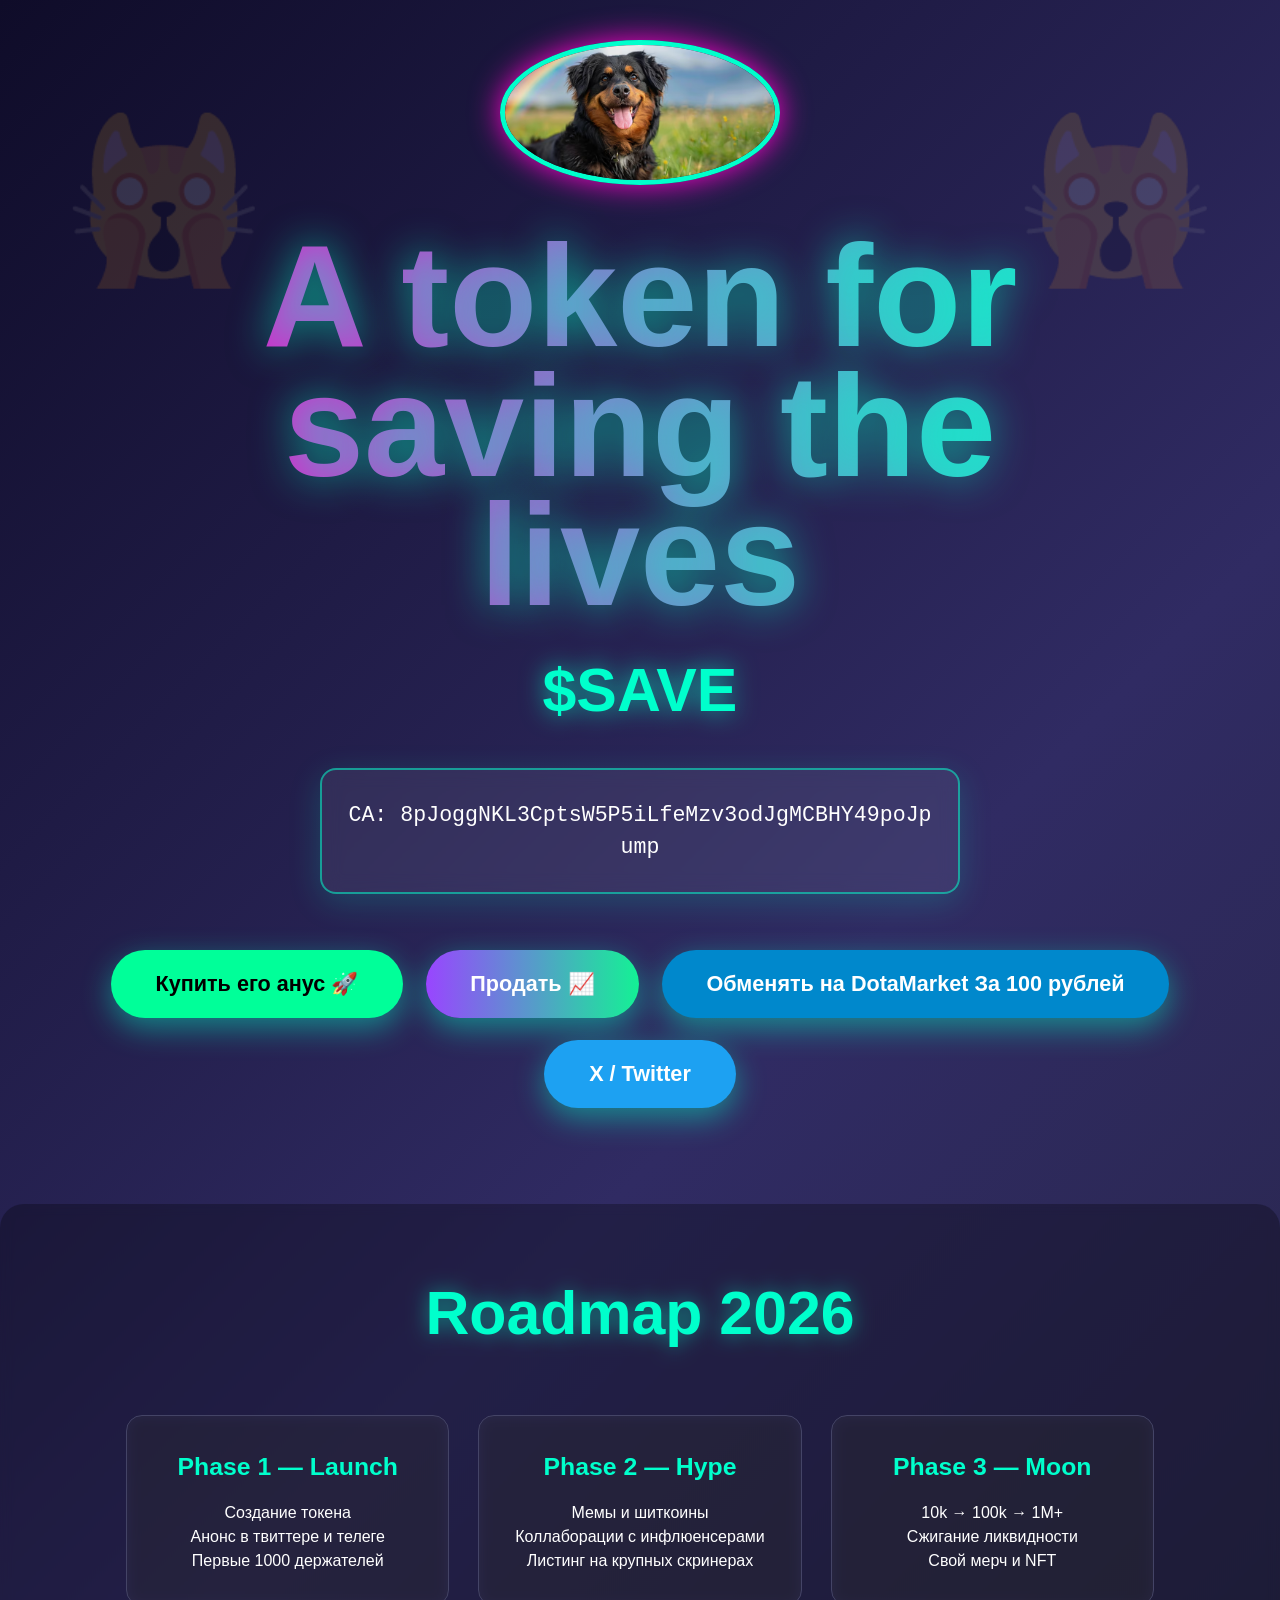
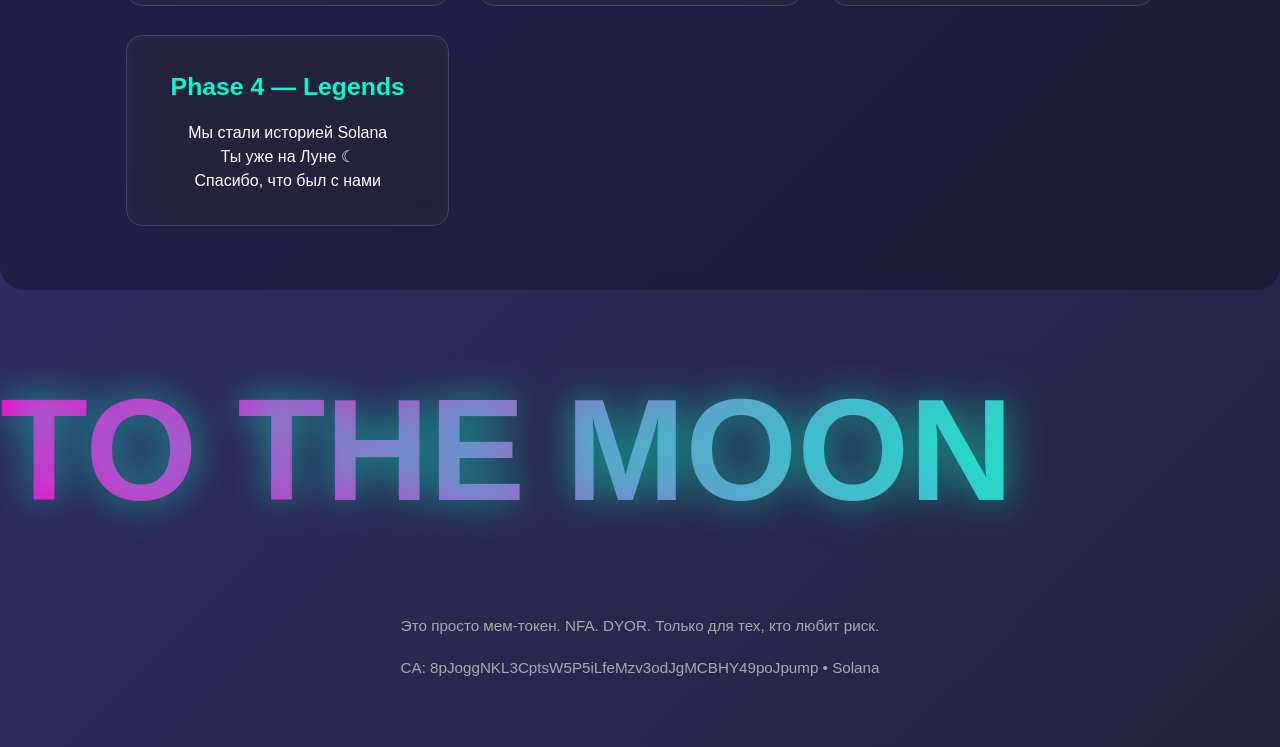
<file: index.html>
<!DOCTYPE html>
<html lang="ru">
<head>
  <meta charset="UTF-8" />
  <meta name="viewport" content="width=device-width, initial-scale=1.0"/>
  <title>$TOKEN — TO THE MOON 🚀</title>
  <meta name="description" content="Самый честный мем-коин на Solana. CA: 8pJoggNKL3CptsW5P5iLfeMzv3odJgMCBHY49poJpump">
  
  <!-- Подключи свой CSS здесь -->
  <link rel="stylesheet" href="styles.css">
  
  <!-- Или используй CDN например Tailwind, если хочешь быстро -->
  <!-- <script src="https://cdn.tailwindcss.com"></script> -->
</head>
<body>

  <div class="moon">🙀</div>
  <div class="moon1">🙀</div>

  <header>
    <div style="text-align: center; margin: 40px 0;">
  <p style="color: #ff3366; font-weight: bold; font-size: 1.3rem; margin-bottom: 15px;">

  </p>
  <img src="happy-dog-with-tongue-out-front-rainbow-meadow-sky-background_1145897-3397.avif"
       alt="$TOKEN official mascot"
       style="width: 280px; border-radius: 50%; border: 5px solid #00ffcc; box-shadow: 0 0 30px #ff00cc;">
</div>
    <div class="container">
      <h1 id="anus">A token for saving the lives</h1>
      <div class="ticker">$SAVE</div>
      
      <div class="ca-box">
        CA: 8pJoggNKL3CptsW5P5iLfeMzv3odJgMCBHY49poJpump
      </div>

      <div class="buttons">
        <a href="https://pump.fun/8pJoggNKL3CptsW5P5iLfeMzv3odJgMCBHY49poJpump" target="_blank" class="btn btn-buy">Купить его анус 🚀</a>
        <a href="https://dexscreener.com/solana/8pJoggNKL3CptsW5P5iLfeMzv3odJgMCBHY49poJpump" target="_blank" class="btn btn-dex">Продать 📈</a>
        <a href="https://market.dota2.net/item/294192772-3361763533-Shadow%20Tracers/" target="_blank" class="btn btn-telegram">Обменять на DotaMarket За 100 рублей</a>
        <a href="https://x.com/твой_аккаунт" target="_blank" class="btn btn-twitter">X / Twitter</a>
      </div>
    </div>
  </header>

  <section class="roadmap">
    <div class="container">
      <h2>Roadmap 2026</h2>
      <div class="steps">
        <div class="step">
          <h3>Phase 1 — Launch</h3>
          <p>Создание токена<br>Анонс в твиттере и телеге<br>Первые 1000 держателей</p>
        </div>
        <div class="step">
          <h3>Phase 2 — Hype</h3>
          <p>Мемы и шиткоины<br>Коллаборации с инфлюенсерами<br>Листинг на крупных скринерах</p>
        </div>
        <div class="step">
          <h3>Phase 3 — Moon</h3>
          <p>10k → 100k → 1M+<br>Сжигание ликвидности<br>Свой мерч и NFT</p>
        </div>
        <div class="step">
          <h3>Phase 4 — Legends</h3>
          <p>Мы стали историей Solana<br>Ты уже на Луне ☾<br>Спасибо, что был с нами</p>
        </div>
      </div>
    </div>
  </section>


<h1>TO THE MOON</h1>
  <footer>
    <div class="container">
      <p>Это просто мем-токен. NFA. DYOR. Только для тех, кто любит риск.</p>
      <p>CA: 8pJoggNKL3CptsW5P5iLfeMzv3odJgMCBHY49poJpump • Solana</p>
    </div>
  </footer>

</body>
</html>
</file>
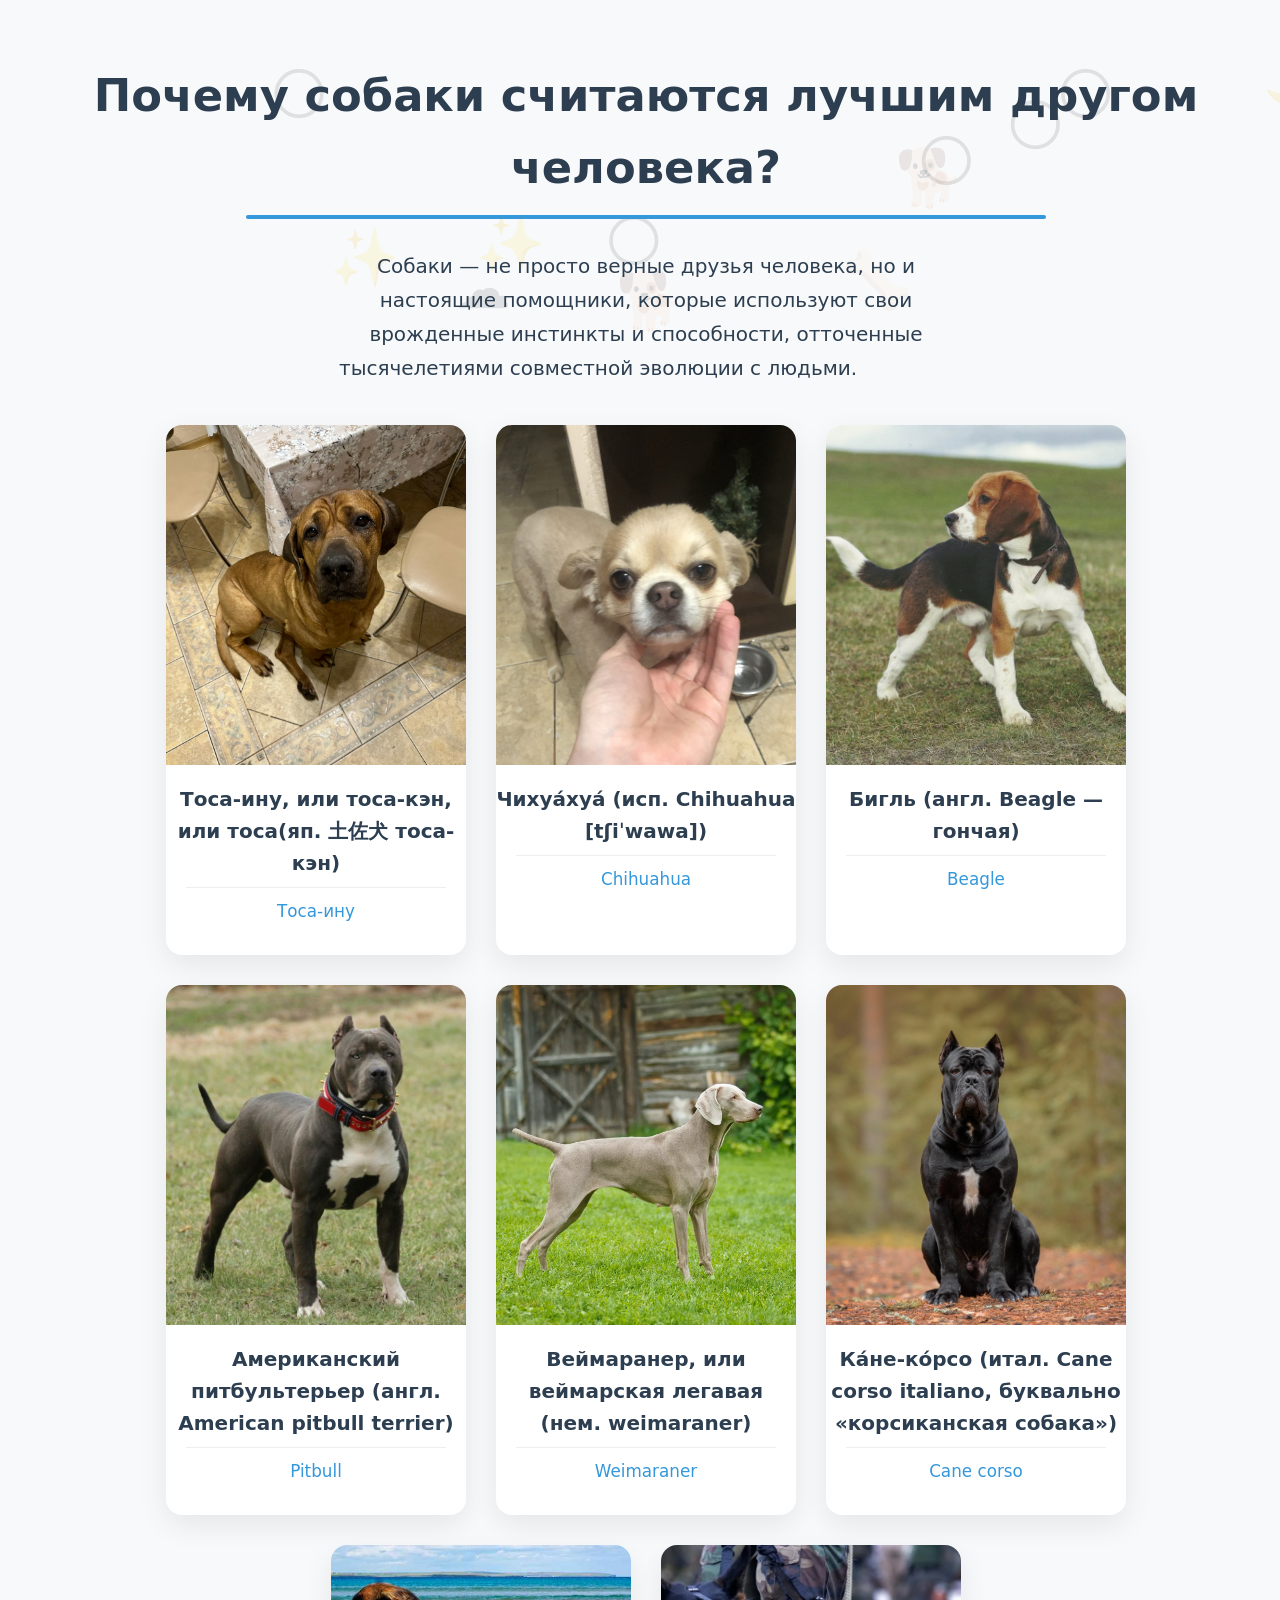
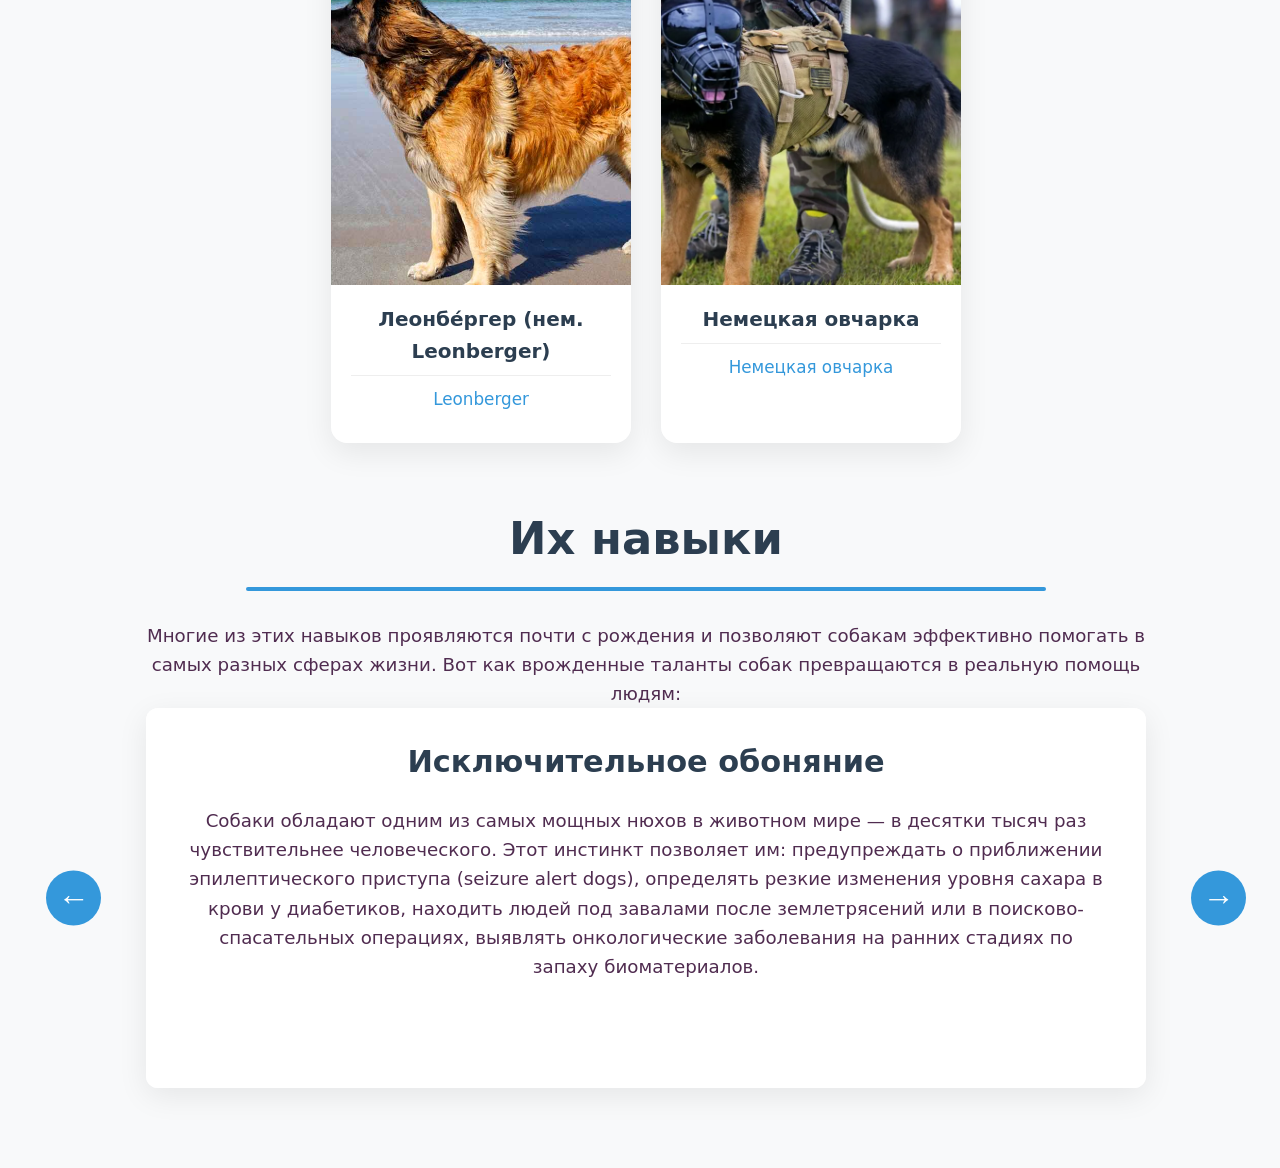
<file: Dogs.html>
<!DOCTYPE html>
<html>
<head>
    <meta charset='utf-8'>
    <meta http-equiv='X-UA-Compatible' content='IE=edge'>
    <title>The best dog breeds</title>
    <meta name='viewport' content='width=device-width, initial-scale=1'>
    <link rel='stylesheet' type='text/css' media='screen' href='Dogs.css'>
  

</head>
<body>
  <div class="content-wrapper"> 
<div id="emoji-container" class="emoji-container"></div>
    <h1>Почему собаки считаются лучшим другом человека?</h1>
    <p id="p1">Собаки — не просто верные друзья человека, но и настоящие помощники, которые используют свои врожденные инстинкты и способности, отточенные тысячелетиями совместной эволюции с людьми. </p>
<div class="gallery">
  <div class="item">
    <div class="image" style="background-image: url('кима.jpg');"></div>
    <div class="caption">Тоса-ину, или тоса-кэн, или тоса(яп. 土佐犬 тоса-кэн)</div> <a href="https://ru.wikipedia.org/wiki/Тоса-ину" class="link" target="_blank">Тоса-ину</a>
  </div>

  <div class="item">
    <div class="image" style="background-image: url('чих.jpg');"></div>
    <div class="caption">Чихуа́хуа́ (исп. Chihuahua [tʃiˈwawa])</div><a href="https://ru.wikipedia.org/wiki/Чихуахуа" class="link" target="_blank">Chihuahua</a>
  </div>
<div class="item">
    <div class="image" style="background-image: url('бигль.jpg');"></div>
    <div class="caption">Бигль (англ. Beagle — гончая)</div><a href="https://ru.wikipedia.org/wiki/Бигль" class="link" target="_blank">Beagle</a>
  </div>
  <div class="item">
    <div class="image" style="background-image: url('бульдог.jpg');"></div>
    <div class="caption">Американский питбультерьер (англ. American pitbull terrier)</div><a href="https://ru.wikipedia.org/wiki/Американский_питбультерьер" class="link" target="_blank">Pitbull</a>
  </div>
  <div class="item">
    <div class="image" style="background-image: url('веймаранер.webp');"></div>
    <div class="caption">Веймаранер, или веймарская легавая (нем. weimaraner)</div><a href="https://ru.wikipedia.org/wiki/Веймаранер" class="link" target="_blank">Weimaraner</a>
  </div>
  <div class="item">
    <div class="image" style="background-image: url('канекорсо.jpg');"></div>
    <div class="caption">Ка́не-ко́рсо (итал. Cane corso italiano, буквально «корсиканская собака»)</div><a href="https://ru.wikipedia.org/wiki/Кане-корсо" class="link" target="_blank">Cane corso</a>
  </div>
  <div class="item">
    <div class="image" style="background-image: url('леонбергер.jpg');"></div>
    <div class="caption">Леонбе́ргер (нем. Leonberger)</div><a href="https://ru.wikipedia.org/wiki/Леонбергер" class="link" target="_blank">Leonberger</a>
  </div>
  <div class="item">
    <div class="image" style="background-image: url('немецкая.webp');"></div>
    <div class="caption">Немецкая овчарка</div><a href="https://ru.wikipedia.org/wiki/Немецкая_овчарка" class="link" target="_blank">Немецкая овчарка</a>
  </div>
</div>
<div class="skills-section">
  <h1>Их навыки</h1>
  <p1>Многие из этих навыков проявляются почти с рождения и позволяют собакам эффективно помогать в самых разных сферах жизни. Вот как врожденные таланты собак превращаются в реальную помощь людям:</p1>

  <div class="carousel">
    <button class="arrow left-arrow" onclick="prevSlide()">&larr;</button>

    <div class="slides-container">
      <div class="slide active">
        <h2>Исключительное обоняние</h2>
        <p1>Собаки обладают одним из самых мощных нюхов в животном мире — в десятки тысяч раз чувствительнее человеческого. Этот инстинкт позволяет им:  предупреждать о приближении эпилептического приступа (seizure alert dogs),  
определять резкие изменения уровня сахара в крови у диабетиков,  
находить людей под завалами после землетрясений или в поисково-спасательных операциях,  
выявлять онкологические заболевания на ранних стадиях по запаху биоматериалов.</p1>
      </div>

      <div class="slide">
        <h2>Глубокая эмпатия и чтение эмоций</h2>
        <p1>Собаки от природы умеют «считывать» человеческое лицо, мимику, интонацию и даже изменения сердцебиения. Благодаря этому они становятся идеальными:  терапевтическими собаками (therapy dogs), которые успокаивают людей в больницах, школах, домах престарелых и во время стрессовых ситуаций,  
эмоциональной поддержкой для людей с депрессией, ПТСР, тревожными расстройствами — просто находясь рядом и предлагая физический контакт.</p1>
      </div>

      <div class="slide">
        <h2>Понимание жестов и намерений человека</h2>
        <p1>Щенки уже в возрасте нескольких недель демонстрируют умение следовать за указывающим пальцем или взглядом человека — это уникальная черта, усиленная селекцией. На основе этого навыка готовят:  собак-поводырей для незрячих людей — они ведут хозяина, избегают препятствий, останавливаются у бордюров и находят нужные двери,  
собак-помощников для людей с нарушениями опорно-двигательного аппарата — подают вещи, открывают двери, включают свет.</p1>
      </div>
    </div>

    <button class="arrow right-arrow" onclick="nextSlide()">&rarr;</button>
  </div>
</div>
</div>

    <script src='Main.js'></script>
</body>
</html>
</file>
<file: styles.css>
/* ==========================================================================
   Base & Reset
   ========================================================================== */

* {
  margin: 0;
  padding: 0;
  box-sizing: border-box;
  
}

html {
  scroll-behavior: smooth;
}

body {
  font-family: -apple-system, BlinkMacSystemFont, 'Segoe UI', Roboto, Oxygen, Ubuntu, Cantarell, sans-serif;
  background: linear-gradient(135deg, #0f0c29 0%, #302b63 50%, #24243e 100%);
  color: #ffffff;
  min-height: 100vh;
  overflow-x: hidden;
  line-height: 1.5;
}

/* ==========================================================================
   Layout
   ========================================================================== */

.container {
  max-width: 1100px;
  margin: 0 auto;
  padding: 0 20px;
  text-align: center;
}

/* ==========================================================================
   Typography & Effects
   ========================================================================== */

h1 {
  font-size: clamp(3.5rem, 12vw, 9rem);
  font-weight: 600;
  line-height: 0.9;
  background: linear-gradient(90deg, #ff00cc, #00ffcc, #ffff00, #ff00cc);
  background-size: 300% 300%;
  -webkit-background-clip: text;
  background-clip: text;
  color: transparent;
  text-shadow: 0 0 40px rgba(0, 255, 200, 0.6);
  margin-bottom: 1.2rem;
  animation: gradientFlow 8s ease infinite, glow 3s ease-in-out infinite alternate;
}

@keyframes gradientFlow {
  0% { background-position: 0% 50%; }
  50% { background-position: 100% 50%; }
  100% { background-position: 0% 50%; }
}

@keyframes glow {
  from { text-shadow: 0 0 20px #00ffcc, 0 0 40px #00ffcc; }
  to   { text-shadow: 0 0 40px #ff00cc, 0 0 80px #ff00cc; }
}

.ticker {
  font-size: clamp(2.8rem, 8vw, 3.8rem);
  font-weight: 800;
  color: #00ffcc;
  text-shadow: 0 0 25px rgba(0, 255, 204, 0.7);
  margin: 1.5rem 0 2rem;

}

/* ==========================================================================
   CA Box
   ========================================================================== */

.ca-box {
  background: rgba(255, 255, 255, 0.07);
  border: 2px solid #00ffcc88;
  border-radius: 16px;
  padding: 1.8rem 1.5rem;
  margin: 2rem auto;
  max-width: 640px;
  font-family: 'Courier New', Courier, monospace;
  font-size: 1.35rem;
  word-break: break-all;
  backdrop-filter: blur(10px);
  box-shadow: 0 8px 32px rgba(0, 255, 204, 0.18);
}

/* ==========================================================================
   Buttons
   ========================================================================== */

.buttons {
  margin: 3.5rem 0 4rem;
  display: flex;
  flex-wrap: wrap;
  justify-content: center;
  gap: 1.4rem;
}

.btn {
  display: inline-flex;
  align-items: center;
  justify-content: center;
  padding: 1.1rem 2.8rem;
  font-size: 1.35rem;
  font-weight: 700;
  text-decoration: none;
  color: #000000;
  background: #00ffcc;
  border-radius: 50px;
  transition: all 0.28s ease;
  box-shadow: 0 10px 30px rgba(0, 255, 204, 0.45);
  border: none;
  cursor: pointer;
}

.btn:hover,
.btn:focus {
  transform: translateY(-6px) scale(1.05);
  box-shadow: 0 20px 50px rgba(0, 255, 204, 0.65);
  outline: none;
}

.btn-buy       { background: #00ff99; }
.btn-telegram  { background: #0088cc; color: white; }
.btn-twitter   { background: #1da1f2; color: white; }
.btn-dex       { background: linear-gradient(90deg, #9945ff, #14f195); color: white; }

/* ==========================================================================
   Roadmap Section
   ========================================================================== */

.roadmap {
  margin: 6rem 0;
  padding: 4rem 0;
  background: rgba(0, 0, 0, 0.28);
  border-radius: 24px;
  backdrop-filter: blur(6px);
}

.roadmap h2 {
  font-size: clamp(2.8rem, 7vw, 3.8rem);
  margin-bottom: 3.5rem;
  color: #00ffcc;
  text-shadow: 0 0 20px rgba(0, 255, 204, 0.5);
}

.steps {
  display: grid;
  grid-template-columns: repeat(auto-fit, minmax(280px, 1fr));
  gap: 1.8rem;
  padding: 0 1rem;
}

.step {
  background: rgba(255, 255, 255, 0.05);
  border: 1px solid #444466;
  border-radius: 16px;
  padding: 2rem 1.5rem;
  backdrop-filter: blur(8px);
  transition: transform 0.3s ease, box-shadow 0.3s ease;
}

.step:hover {
  transform: translateY(-8px);
  box-shadow: 0 15px 40px rgba(0, 255, 204, 0.25);
}

.step h3 {
  color: #00ffcc;
  margin-bottom: 1rem;
  font-size: 1.55rem;
}

/* ==========================================================================
   Footer
   ========================================================================== */

footer {
  padding: 5rem 0 3rem;
  color: #aaaaaa;
  font-size: 0.95rem;
  text-align: center;
}

footer p {
  margin-bottom: 1.2rem;
}

/* ==========================================================================
   Decorative Moon
   ========================================================================== */

.moon {
  position: fixed;
  top: 5rem;
  right: 4rem;
  font-size: 10rem;
  opacity: 0.14;
  pointer-events: none;
  z-index: -1;
  animation: float 18s infinite ease-in-out;
}
.moon1 {
  position: fixed;
  top: 5rem;
  left: 4rem;
  font-size: 10rem;
  opacity: 0.14;
  pointer-events: none;
  z-index: -1;
  animation: float 18s infinite ease-in-out;
}

@keyframes float {
  0%, 100% { transform: translateY(0) rotate(0deg); }
  50%      { transform: translateY(-50px) rotate(8deg); }
}

/* ==========================================================================
   Responsive
   ========================================================================== */

@media (max-width: 768px) {
  header {
    padding: 5rem 0 4rem;
  }

  h1 {
    font-size: clamp(3.5rem, 10vw, 6.5rem);
    
  }

  .ticker {
    font-size: clamp(2.2rem, 7vw, 3rem);
  }

  .buttons {
    flex-direction: column;
    gap: 1.2rem;
  }

  .btn {
    padding: 1rem 2.2rem;
    font-size: 1.25rem;
  }

  .moon {
    display: none;
  }

  .ca-box {
    font-size: 1.15rem;
    padding: 1.4rem 1rem;
  }
}

@media (max-width: 480px) {
  .container {
    padding: 0 16px;
  }

  .roadmap {
    margin: 4rem 0;
    padding: 3rem 0;
  }
}
</file>
<file: Dogs.css>
body {
  font-family: 'Segoe UI', system-ui, -apple-system, sans-serif;
  background: #f8f9fa;          /* светлый приятный фон */
  color: #333;
  margin: 0;
  padding: 20px;
  line-height: 1.6;
}

h1 {
  text-align: center;
  margin: 40px 0 30px;
  font-size: 2.8rem;
  color: #2c3e50;
  position: relative;
}

h1::after {
  content: '';
  display: block;
  width: 800px;
  height: 4px;
  background: #3498db;
  margin: 12px auto 0;
  border-radius: 2px;
}
/* Галерея */
.gallery {
  display: flex;
  flex-wrap: wrap;
  gap: 30px;                    /* больше воздуха между карточками */
  justify-content: center;      /* центрируем карточки на странице */
  max-width: 1400px;
  margin: 0 auto 60px;
}

/* Каждая карточка */
.item {
  flex: 0 1 300px;              /* удобная ширина карточки ~300–320px */
  background: white;
  border-radius: 16px;
  overflow: hidden;             /* чтобы скругления работали */
  box-shadow: 0 10px 30px rgba(0, 0, 0, 0.08);  /* мягкая тень */
  transition: all 0.35s ease;
  cursor: pointer;
}

.item:hover {
  transform: translateY(-12px); /* подъём при наведении */
  box-shadow: 0 20px 50px rgba(0, 0, 0, 0.15);
}

/* Изображение */
.image {
  width: 100%;
  height: 340px;                /* чуть ниже, чтобы карточки не были слишком высокими */
  background-size: cover;
  background-position: center;
  position: relative;           /* для возможного оверлея в будущем */
  transition: transform 0.4s ease;
}

.item:hover .image {
  transform: scale(1.08);       /* лёгкое увеличение картинки при наведении */
}

/* Подпись и ссылка */
.caption {
  margin: 18px 0 8px;
  text-align: center;
  font-size: 1.25rem;
  font-weight: 600;
  color: #2c3e50;
}

.link {
  display: block;               /* занимает всю ширину */
  text-align: center;
  margin: 0 20px 20px;          /* отступы внутри карточки */
  padding: 10px 0;
  color: #3498db;
  font-size: 1.05rem;
  font-weight: 500;
  text-decoration: none;
  border-top: 1px solid #eee;
  transition: color 0.25s;
}

.link:hover {
  color: #e74c3c;               /* яркий акцент при наведении */
}

/* Адаптивность (чтобы на мобильных было красиво) */
@media (max-width: 900px) {
  .item {
    flex: 0 1 45%;             /* 2 в ряд */
  }
}

@media (max-width: 600px) {
  .item {
    flex: 0 1 90%;             /* 1 в ряд */
  }
  
  h1 {
    font-size: 2.2rem;
  }
}
p {
    text-align: justify;
    text-align-last: left;       /* последняя строка не растягивается */
    hyphens: auto;               /* ← главное! переносы слов */
    -webkit-hyphens: auto;
    -ms-hyphens: auto;
    margin: 0 auto 40px;
    max-width: 800px;            /* ← важно! ограничить ширину строки */
    font-size: 1.1rem;           /* нормальный размер текста */
    line-height: 1.7;
    color: #333;
    
}
#p1 {
    text-align: center;
    font-size: 1.25rem;          /* больше обычного текста, но не 2rem */
    margin: 0 auto 40px;
    max-width: 50%;
    color: #2c3e50;
    font-weight: 500;
}
.skills-section {
  max-width: 1000px;
  margin: 60px auto;
  text-align: center;
  padding: 0 80px;
  position: relative;
}

.content-wrapper {
  position: relative;           /* ← точка отсчёта для абсолютных moon */
  max-width: 2000px;
  margin: 0 auto;
  padding-left: 12px;          /* ← место слева для смайликов */
  min-height: 100vh;            /* чтобы смайлики не "падали" слишком низко */
}

/* Базовые стили (добавь к существующим) */
.carousel {
  position: relative;
}

.slides-container {
  position: relative;
  min-height: 320px;
  overflow: hidden;
  background: #ffffff;
  border-radius: 12px;
  box-shadow: 0 8px 30px rgba(0,0,0,0.08);
  padding: 30px 40px;
}

.slide {
  position: absolute;
  inset: 0;
  opacity: 0;
  pointer-events: none;
  transition: opacity 0.5s ease;
  background: #ffffff;         /* ← ОБЯЗАТЕЛЬНО явный фон */
  padding: 30px 40px;
  box-sizing: border-box;
}

.slide.active {
  opacity: 1;
  pointer-events: auto;
}

.slide.active {
  opacity: 1;
  visibility: visible;
  pointer-events: auto;
  transition: opacity 0.5s ease, visibility 0s linear 0s; /* visibility мгновенно при активации */
}

h2 {
  font-size: 1.9rem;
  margin: 0 0 1.2rem;
  color: #2c3e50;
}
.arrow {
  position: absolute;
  top: 50%;
  transform: translateY(-50%);
  width: 55px;
  height: 55px;
  background: #3498db;
  color: white;
  border: none;
  border-radius: 50%;
  font-size: 2rem;
  cursor: pointer;
  z-index: 10;
  transition: all 0.25s;
}

.arrow:hover {
  background: #2980b9;
  transform: translateY(-50%) scale(1.1);
}

.left-arrow  { left: -100px; }
.right-arrow { right: -100px; }

/* На мобильных прячем стрелки или делаем их меньше */
@media (max-width: 768px) {
  .skills-section { padding: 0 40px; }
  .arrow {
    width: 45px;
    height: 45px;
    font-size: 1.6rem;
  }
}
 .emoji-container {
  position: fixed;
  top: 0;
  left: 0;
  width: 100%;
  height: 100%;
  pointer-events: none;
  z-index: -1;
}

.flying-emoji {
  position: absolute;
  font-size: 3.5rem;
  opacity: 0.12;
  animation: floatRandom 20s infinite ease-in-out;
}

@keyframes floatRandom {
  0% { transform: translate(0, 0) rotate(0deg); }
  33% { transform: translate(var(--dx1, 100px), var(--dy1, -50px)) rotate(10deg); }
  66% { transform: translate(var(--dx2, -80px), var(--dy2, 40px)) rotate(-5deg); }
  100% { transform: translate(0, 0) rotate(0deg); }
}
p1 {
  font-size: 1.14rem;
  margin: 0 0 1.2rem;
  color: #502c50;
  text-align: justify;
    text-align-last: left;       /* последняя строка не растягивается */
    hyphens: auto;               /* ← главное! переносы слов */
    -webkit-hyphens: auto;
    -ms-hyphens: auto;
    margin: 0 auto 40px;
    max-width: 800px;  
}
</file>
